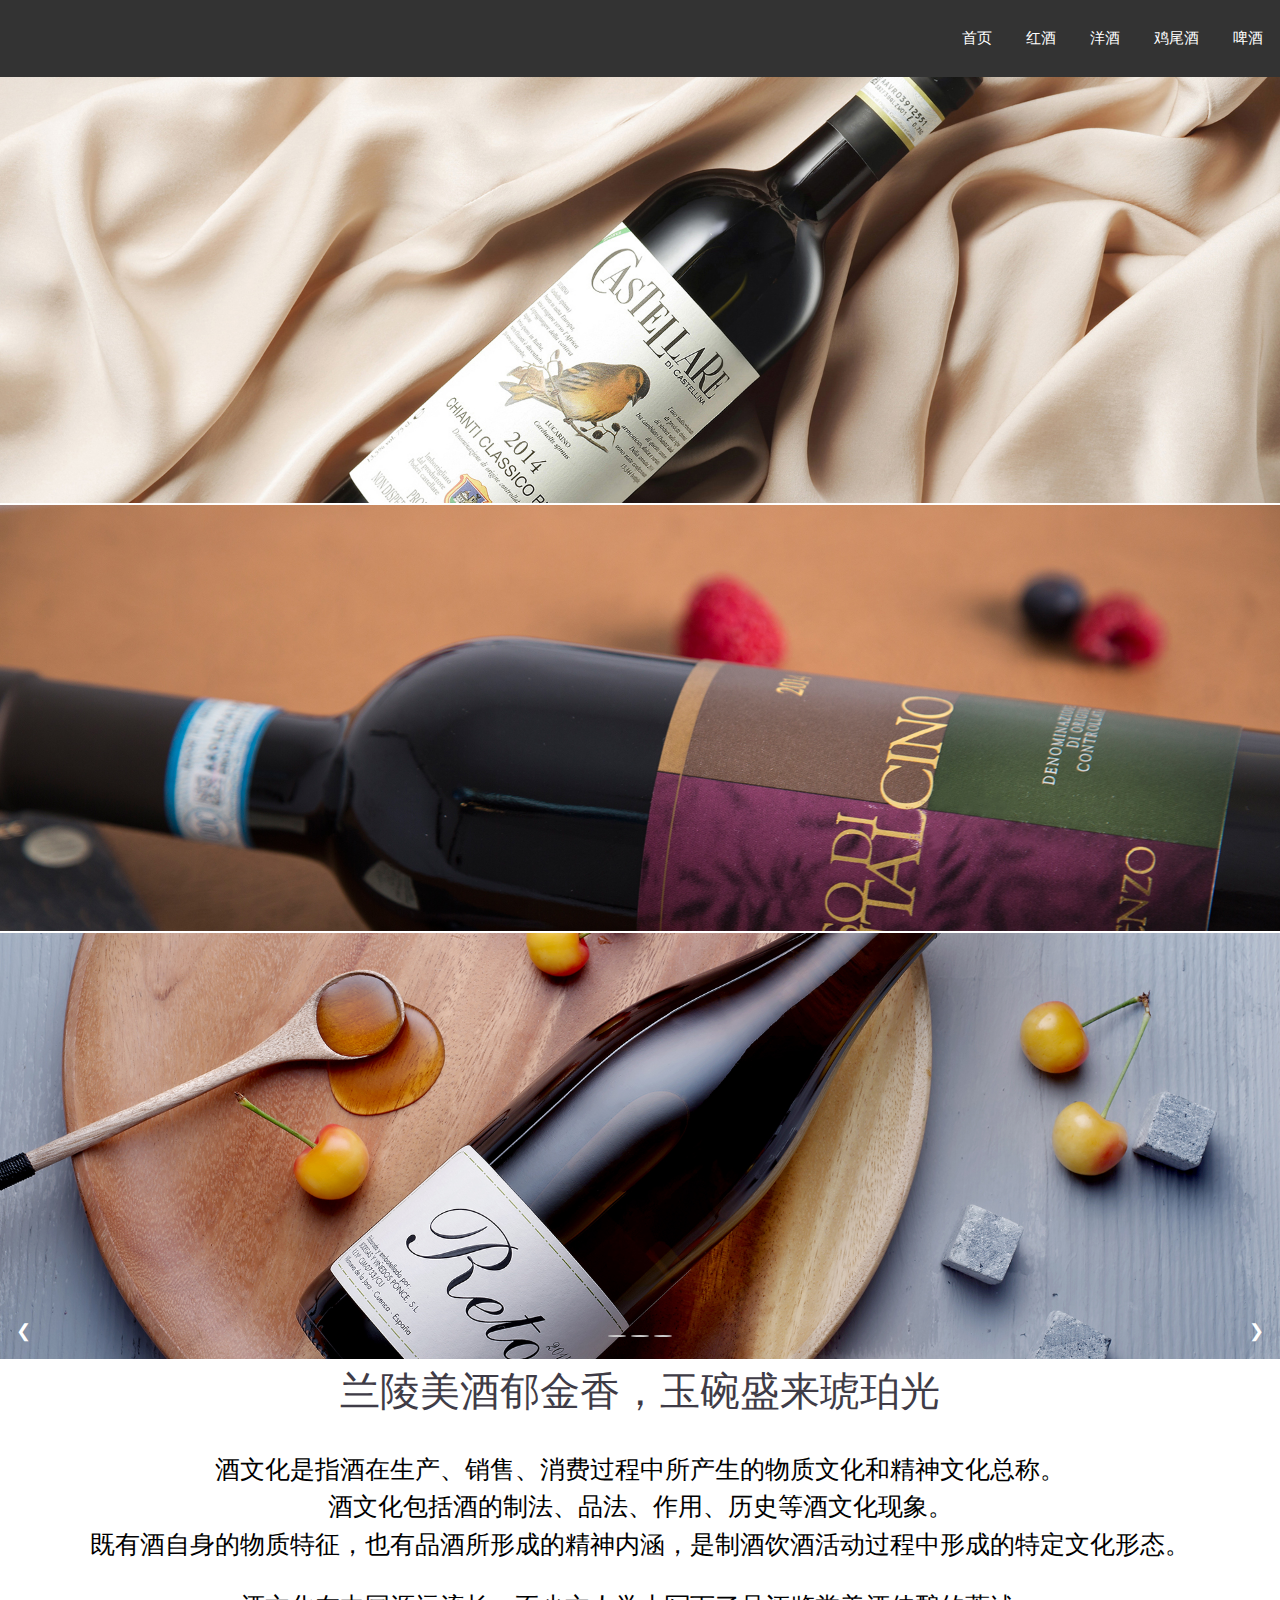
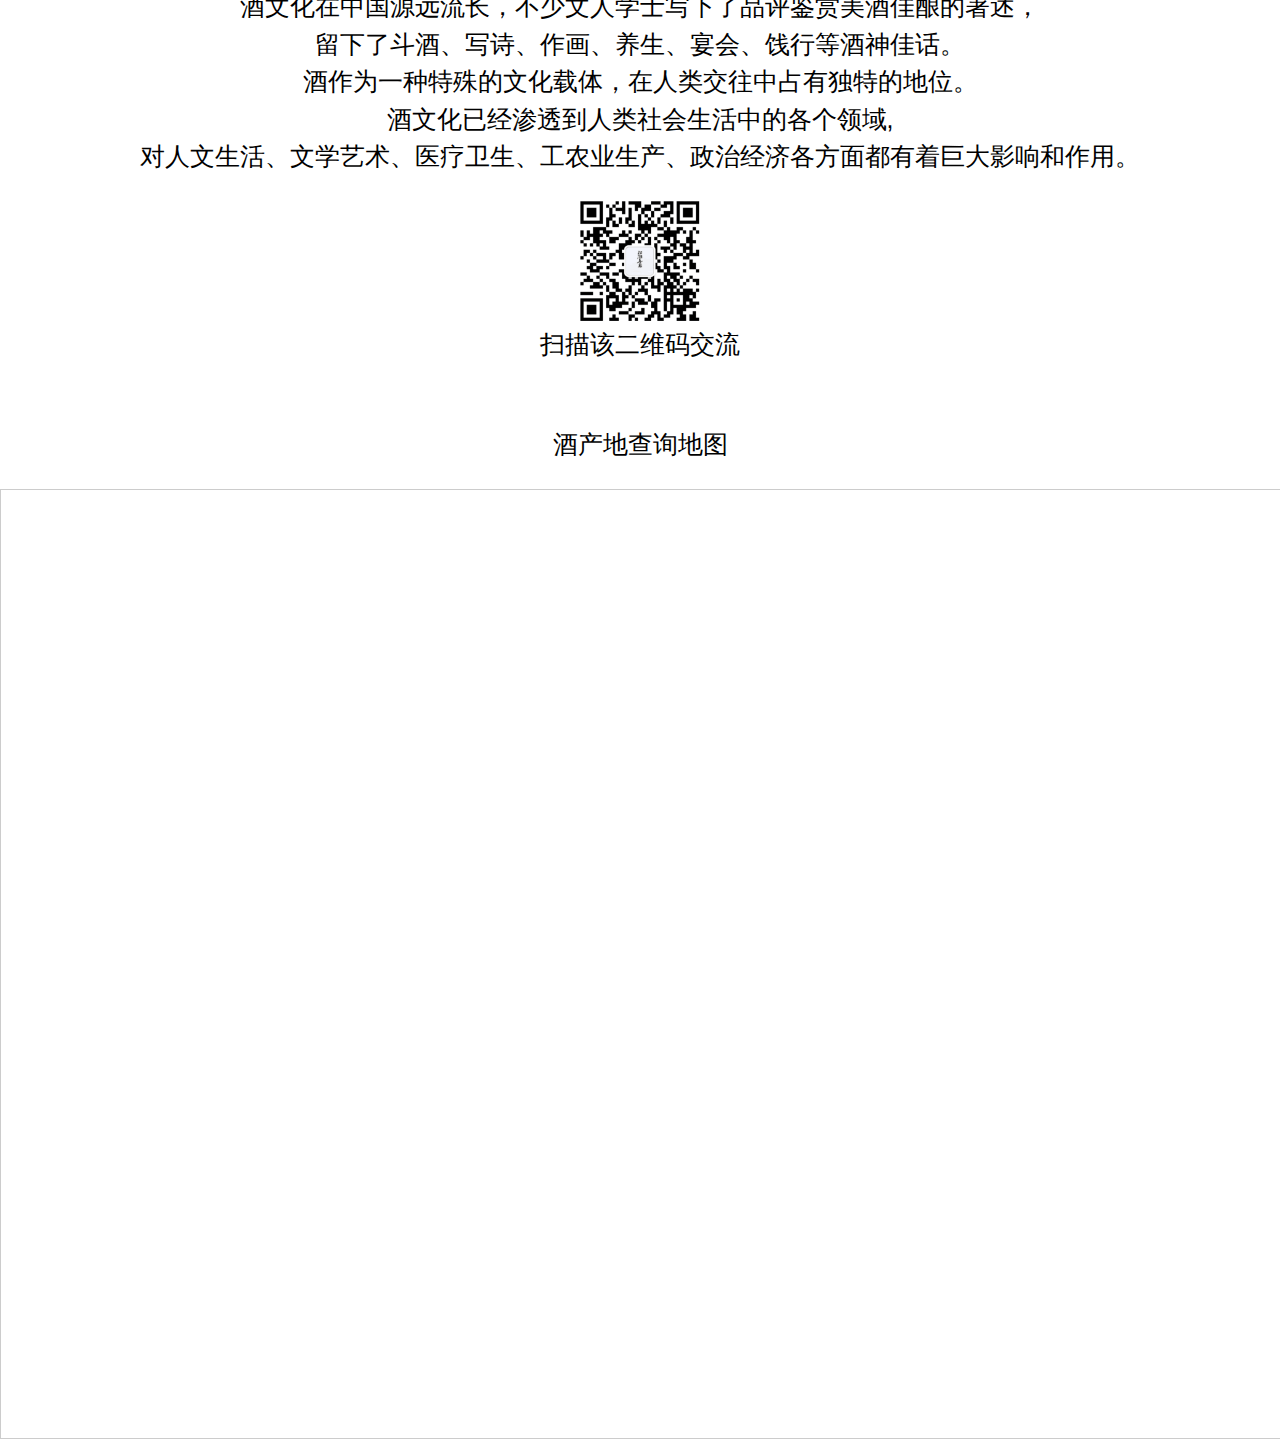
<file: 201710411314/html/index.html>
<!DOCTYPE html>
<html lang="en">
<head>
	<meta charset="UTF-8">
	<title>酒神</title>
    <link rel="stylesheet" href="../CSS/index.css">
    <link rel="stylesheet" href="../CSS/w3.css">
    <meta http-equiv="Content-Type" content="text/html; charset=utf-8" />
    <meta name="keywords" content="百度地图,百度地图API，百度地图自定义工具，百度地图所见即所得工具" />
    <meta name="description" content="百度地图API自定义地图，帮助用户在可视化操作下生成百度地图" />
    <!--引用百度地图API-->
    <script type="text/javascript" src="http://api.map.baidu.com/api?v=2.0&ak=gijhcxHg99YrN1jI90uCpeB2GuMZ7swB"></script>
</head>
<body>
    <UL>
      <li><a href=5thPage.html>啤酒</a></li>
      <li><a href=4thPage.html>鸡尾酒</a></li>
      <li><a href=2ndPage.html>洋酒</a></li>
      <li><a href=3stPage.html>红酒</a></li>
      <li><a href=index.html>首页</a></li>
</UL>
	<div class="w3-content w3-display-container" style="max-width:2000px">
  <img class="mySlides" src="../img/1.jpg" style="width:100%">
  <img class="mySlides" src="../img/2.jpg" style="width:100%">
  <img class="mySlides" src="../img/3.jpg" style="width:100%">
  <div class="w3-center w3-section w3-large w3-text-white w3-display-bottomleft" style="width:100%">
    <div class="w3-left w3-padding-left w3-hover-text-khaki" onclick="plusDivs(-1)">❮</div>
    <div class="w3-right w3-padding-right w3-hover-text-khaki" onclick="plusDivs(1)">❯</div>
    <span class="w3-badge demo w3-border w3-transparent w3-hover-white" onclick="currentDiv(1)"></span>
    <span class="w3-badge demo w3-border w3-transparent w3-hover-white" onclick="currentDiv(2)"></span>
    <span class="w3-badge demo w3-border w3-transparent w3-hover-white" onclick="currentDiv(3)"></span>
  </div>
</div>
<!-- 文字段落的设计!-->

		<div class="title">
		兰陵美酒郁金香，玉碗盛来琥珀光</div>
		<div class="content">
		<div>
		酒文化是指酒在生产、销售、消费过程中所产生的物质文化和精神文化总称。<br>酒文化包括酒的制法、品法、作用、历史等酒文化现象。<br>
		既有酒自身的物质特征，也有品酒所形成的精神内涵，是制酒饮酒活动过程中形成的特定文化形态。 <br>				
		<p>酒文化在中国源远流长，不少文人学士写下了品评鉴赏美酒佳酿的著述，<br>
		留下了斗酒、写诗、作画、养生、宴会、饯行等酒神佳话。<br>
		酒作为一种特殊的文化载体，在人类交往中占有独特的地位。<br>
		酒文化已经渗透到人类社会生活中的各个领域,<br>
		对人文生活、文学艺术、医疗卫生、工农业生产、政治经济各方面都有着巨大影响和作用。<br>
	    </p></div>
		<div class="code text-center">
		     <img src="../img/二维码.png" alt="二维码" style="width:120px; height:120px">
		 </div>
		     <div>扫描该二维码交流</div>
		      <!--百度地图容器-->
		      <br>
		      <p>酒产地查询地图</p>
    <div style="width:1500px;height:950px;border:#ccc solid 1px;font-size:12px;text-align: center;" id="map"></div>
		</div>
		</div>				
		</div>
		</div>
</body>
<script type="text/javascript">
    //创建和初始化地图函数：
    function initMap(){
      createMap();//创建地图
      setMapEvent();//设置地图事件
      addMapControl();//向地图添加控件
      addMapOverlay();//向地图添加覆盖物
    }
    function createMap(){ 
      map = new BMap.Map("map"); 
      map.centerAndZoom(new BMap.Point(116.475686,39.958299),12);
    }
    function setMapEvent(){
      map.enableScrollWheelZoom();
      map.enableKeyboard();
      map.enableDragging();
      map.enableDoubleClickZoom()
    }
    function addClickHandler(target,window){
      target.addEventListener("click",function(){
        target.openInfoWindow(window);
      });
    }
    function addMapOverlay(){
    }
    //向地图添加控件
    function addMapControl(){
      var scaleControl = new BMap.ScaleControl({anchor:BMAP_ANCHOR_BOTTOM_LEFT});
      scaleControl.setUnit(BMAP_UNIT_IMPERIAL);
      map.addControl(scaleControl);
      var navControl = new BMap.NavigationControl({anchor:BMAP_ANCHOR_TOP_LEFT,type:BMAP_NAVIGATION_CONTROL_LARGE});
      map.addControl(navControl);
      var overviewControl = new BMap.OverviewMapControl({anchor:BMAP_ANCHOR_BOTTOM_RIGHT,isOpen:true});
      map.addControl(overviewControl);
    }
    var map;
      initMap();
     //图片slideshow
     var slideIndex = 1;
showDivs(slideIndex);

function plusDivs(n) {
  showDivs(slideIndex += n);
}

function currentDiv(n) {
  showDivs(slideIndex = n);
}

function showDivs(n) {
  var i;
  var x = document.getElementsByClassName("mySlides");
  var dots = document.getElementsByClassName("demo");
  if (n > x.length) {slideIndex = 1}    
  if (n < 1) {slideIndex = x.length} ;
  for (i = 0; i < x.length; i++) {
     x[i].style.display = "none";  
  }
  for (i = 0; i < dots.length; i++) {
     dots[i].className = dots[i].className.replace(" w3-white", "");
  }
  x[slideIndex-1].style.display = "block";  
  dots[slideIndex-1].className += " w3-white";
}
      </script>
</html>
</file>
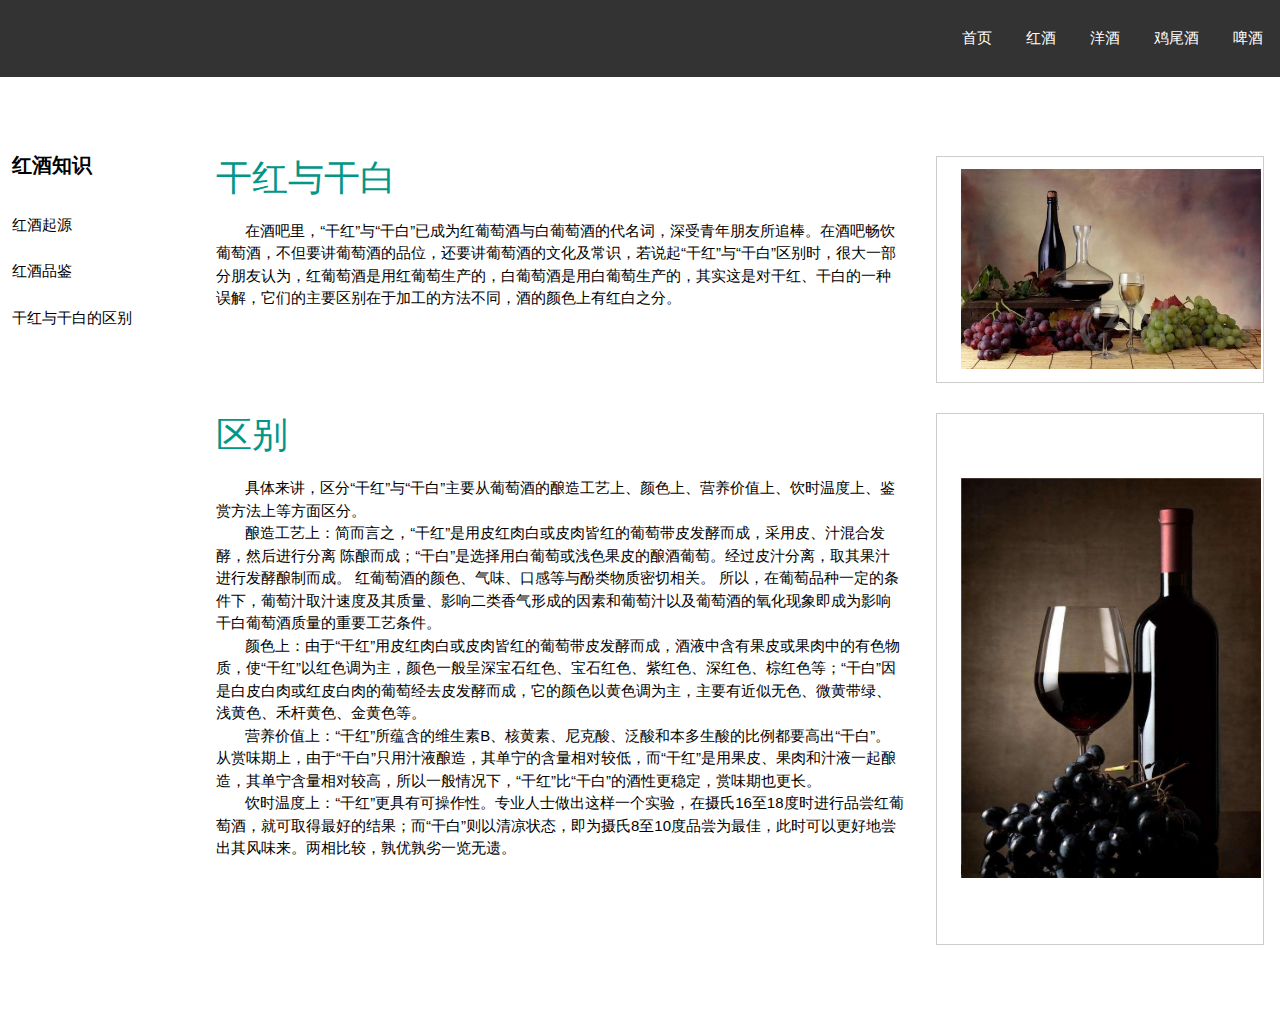
<file: 201710411314/html/3stPage-1.html>
<!DOCTYPE html>
<html>
<title>酒神</title>
<meta charset="UTF-8">
<link rel="stylesheet" href="../CSS/w3.css">
<link rel="stylesheet" href="../CSS/index.css">
<!--对于全篇文字格式的设置，尤其对于左边导航栏的文字美化格式-->
<style>
html,body,h1,h2,h3,h4,h5,h6 {font-family: "Roboto", sans-serif}
.w3-sidenav a,.w3-sidenav h4{padding:12px;}
.w3-navbar a{padding-top:12px !important;padding-bottom:12px !important;}
</style>

<body>
   <UL>
      <li><a href=5thPage.html>啤酒</a></li>
      <li><a href=4thPage.html>鸡尾酒</a></li>
      <li><a href=2ndPage.html>洋酒</a></li>
      <li><a href=3stPage.html>红酒</a></li>
      <li><a href=index.html>首页</a></li>
</UL>
<!-- 左边导航栏的设置 -->
<nav class="w3-sidenav w3-collapse w3-theme-l5 w3-animate-left" style="z-index:3;width:200px;margin-top:51px;">
  <a href="javascript:void(0)" onclick="w3_close()" class="w3-right w3-xlarge w3-padding-large w3-hover-black w3-hide-large" title="close menu"></a>
  <h4><b>红酒知识</b></h4>
  <a href=3stPage.html class="w3-hover-black">红酒起源</a>
  <a href=3stPage-2.html class="w3-hover-black">红酒品鉴</a>
  <a href=3stPage-1.html class="w3-hover-black">干红与干白的区别</a>
</nav>

<!--中间文本栏的设置 -->
<div class="w3-main" style="margin-left:200px">

  <div class="w3-row w3-padding-64">
    <div class="w3-twothird w3-container">
      <h1 class="w3-text-teal">干红与干白</h1>
      <p>&nbsp&nbsp&nbsp&nbsp&nbsp&nbsp&nbsp在酒吧里，“干红”与“干白”已成为红葡萄酒与白葡萄酒的代名词，深受青年朋友所追棒。在酒吧畅饮葡萄酒，不但要讲葡萄酒的品位，还要讲葡萄酒的文化及常识，若说起“干红”与“干白”区别时，很大一部分朋友认为，红葡萄酒是用红葡萄生产的，白葡萄酒是用白葡萄生产的，其实这是对干红、干白的一种误解，它们的主要区别在于加工的方法不同，酒的颜色上有红白之分。
</p>
    </div>
    <div class="w3-third w3-container">
      <p class="w3-border w3-padding-large w3-padding-30 w3-center"><img style="width:300px;height:200px;" src="../img/3-1red.jpg"></p>
    </div>
  <div class="w3-row">
    <div class="w3-twothird w3-container">
      <h1 class="w3-text-teal">区别</h1>
      <p>&nbsp&nbsp&nbsp&nbsp&nbsp&nbsp&nbsp具体来讲，区分“干红”与“干白”主要从葡萄酒的酿造工艺上、颜色上、营养价值上、饮时温度上、鉴赏方法上等方面区分。<br>
      &nbsp&nbsp&nbsp&nbsp&nbsp&nbsp&nbsp酿造工艺上：简而言之，“干红”是用皮红肉白或皮肉皆红的葡萄带皮发酵而成，采用皮、汁混合发酵，然后进行分离 陈酿而成；“干白”是选择用白葡萄或浅色果皮的酿酒葡萄。经过皮汁分离，取其果汁进行发酵酿制而成。 红葡萄酒的颜色、气味、口感等与酚类物质密切相关。 所以，在葡萄品种一定的条件下，葡萄汁取汁速度及其质量、影响二类香气形成的因素和葡萄汁以及葡萄酒的氧化现象即成为影响干白葡萄酒质量的重要工艺条件。<br>
      &nbsp&nbsp&nbsp&nbsp&nbsp&nbsp&nbsp颜色上：由于“干红”用皮红肉白或皮肉皆红的葡萄带皮发酵而成，酒液中含有果皮或果肉中的有色物质，使“干红”以红色调为主，颜色一般呈深宝石红色、宝石红色、紫红色、深红色、棕红色等；“干白”因是白皮白肉或红皮白肉的葡萄经去皮发酵而成，它的颜色以黄色调为主，主要有近似无色、微黄带绿、浅黄色、禾杆黄色、金黄色等。<br>
      &nbsp&nbsp&nbsp&nbsp&nbsp&nbsp&nbsp营养价值上：“干红”所蕴含的维生素B、核黄素、尼克酸、泛酸和本多生酸的比例都要高出“干白”。从赏味期上，由于“干白”只用汁液酿造，其单宁的含量相对较低，而“干红”是用果皮、果肉和汁液一起酿造，其单宁含量相对较高，所以一般情况下，“干红”比“干白”的酒性更稳定，赏味期也更长。<br>    
      &nbsp&nbsp&nbsp&nbsp&nbsp&nbsp&nbsp饮时温度上：“干红”更具有可操作性。专业人士做出这样一个实验，在摄氏16至18度时进行品尝红葡萄酒，就可取得最好的结果；而“干白”则以清凉状态，即为摄氏8至10度品尝为最佳，此时可以更好地尝出其风味来。两相比较，孰优孰劣一览无遗。  </p>
    </div>
    <div class="w3-third w3-container">
      <p class="w3-border w3-padding-large w3-padding-64 w3-center"><img style="width:300px;height:400px;" src="../img/红酒-2.jpg"></p>
    </div>
  </div>
  </div>
</div>
</body>
</html>
</file>
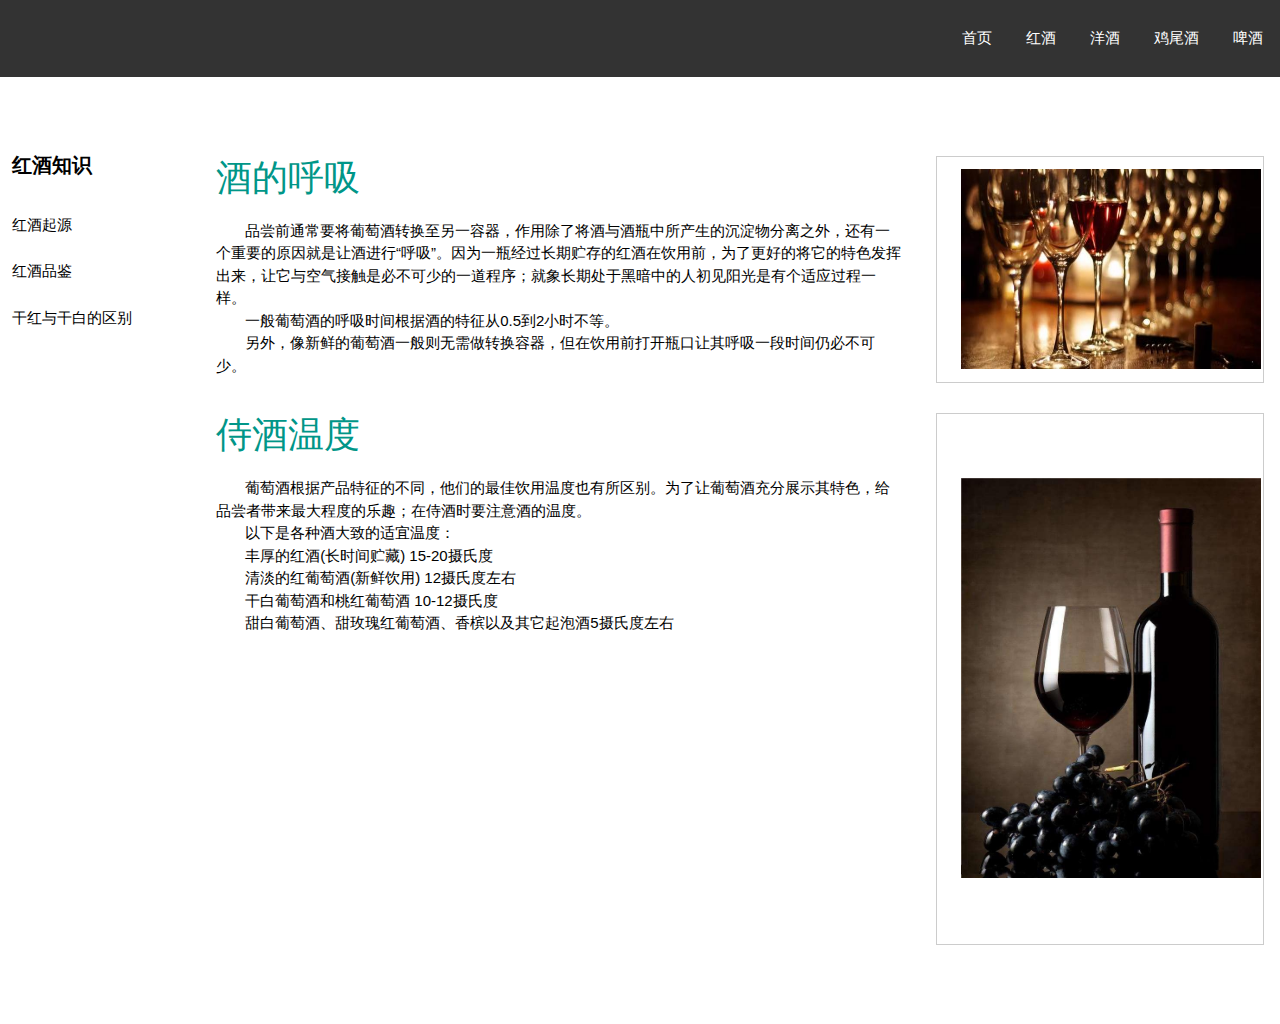
<file: 201710411314/html/3stPage-2.html>
<!DOCTYPE html>
<html>
<title>酒神</title>
<meta charset="UTF-8">
<link rel="stylesheet" href="../CSS/w3.css">
<link rel="stylesheet" href="../CSS/index.css">
<!--对于全篇文字格式的设置，尤其对于左边导航栏的文字美化格式-->
<style>
html,body,h1,h2,h3,h4,h5,h6 {font-family: "Roboto", sans-serif}
.w3-sidenav a,.w3-sidenav h4{padding:12px;}
.w3-navbar a{padding-top:12px !important;padding-bottom:12px !important;}
</style>

<body>
   <UL>
      <li><a href=5thPage.html>啤酒</a></li>
      <li><a href=4thPage.html>鸡尾酒</a></li>
      <li><a href=2ndPage.html>洋酒</a></li>
      <li><a href=3stPage.html>红酒</a></li>
      <li><a href=index.html>首页</a></li>
</UL>
<!-- 左边导航栏的设置 -->
<nav class="w3-sidenav w3-collapse w3-theme-l5 w3-animate-left" style="z-index:3;width:200px;margin-top:51px;">
  <a href="javascript:void(0)" onclick="w3_close()" class="w3-right w3-xlarge w3-padding-large w3-hover-black w3-hide-large" title="close menu"></a>
  <h4><b>红酒知识</b></h4>
  <a href=3stPage.html class="w3-hover-black">红酒起源</a>
  <a href=3stPage-2.html class="w3-hover-black">红酒品鉴</a>
  <a href=3stPage-1.html class="w3-hover-black">干红与干白的区别</a>
</nav>

<!--中间文本栏的设置 -->
<div class="w3-main" style="margin-left:200px">

  <div class="w3-row w3-padding-64">
    <div class="w3-twothird w3-container">
      <h1 class="w3-text-teal">酒的呼吸</h1>
      <p>&nbsp&nbsp&nbsp&nbsp&nbsp&nbsp&nbsp品尝前通常要将葡萄酒转换至另一容器，作用除了将酒与酒瓶中所产生的沉淀物分离之外，还有一个重要的原因就是让酒进行“呼吸”。因为一瓶经过长期贮存的红酒在饮用前，为了更好的将它的特色发挥出来，让它与空气接触是必不可少的一道程序；就象长期处于黑暗中的人初见阳光是有个适应过程一样。<br>&nbsp&nbsp&nbsp&nbsp&nbsp&nbsp&nbsp一般葡萄酒的呼吸时间根据酒的特征从0.5到2小时不等。<br>&nbsp&nbsp&nbsp&nbsp&nbsp&nbsp&nbsp另外，像新鲜的葡萄酒一般则无需做转换容器，但在饮用前打开瓶口让其呼吸一段时间仍必不可少。
</p>
    </div>
    <div class="w3-third w3-container">
      <p class="w3-border w3-padding-large w3-padding-30 w3-center"><img style="width:300px;height:200px;" src="../img/红酒-3.jpg"></p>
    </div>
  <div class="w3-row">
    <div class="w3-twothird w3-container">
      <h1 class="w3-text-teal">侍酒温度</h1>
      <p>&nbsp&nbsp&nbsp&nbsp&nbsp&nbsp&nbsp葡萄酒根据产品特征的不同，他们的最佳饮用温度也有所区别。为了让葡萄酒充分展示其特色，给品尝者带来最大程度的乐趣；在侍酒时要注意酒的温度。<br>
      &nbsp&nbsp&nbsp&nbsp&nbsp&nbsp&nbsp以下是各种酒大致的适宜温度：<br>
      &nbsp&nbsp&nbsp&nbsp&nbsp&nbsp&nbsp丰厚的红酒(长时间贮藏) 15-20摄氏度<br>
      &nbsp&nbsp&nbsp&nbsp&nbsp&nbsp&nbsp清淡的红葡萄酒(新鲜饮用) 12摄氏度左右<br>    
      &nbsp&nbsp&nbsp&nbsp&nbsp&nbsp&nbsp干白葡萄酒和桃红葡萄酒 10-12摄氏度<br>&nbsp&nbsp&nbsp&nbsp&nbsp&nbsp&nbsp甜白葡萄酒、甜玫瑰红葡萄酒、香槟以及其它起泡酒5摄氏度左右</p>
    </div>
    <div class="w3-third w3-container">
      <p class="w3-border w3-padding-large w3-padding-64 w3-center"><img style="width:300px;height:400px;" src="../img/红酒-2.jpg"></p>
    </div>
  </div>
  </div>
</div>
</body>
</html>
</file>
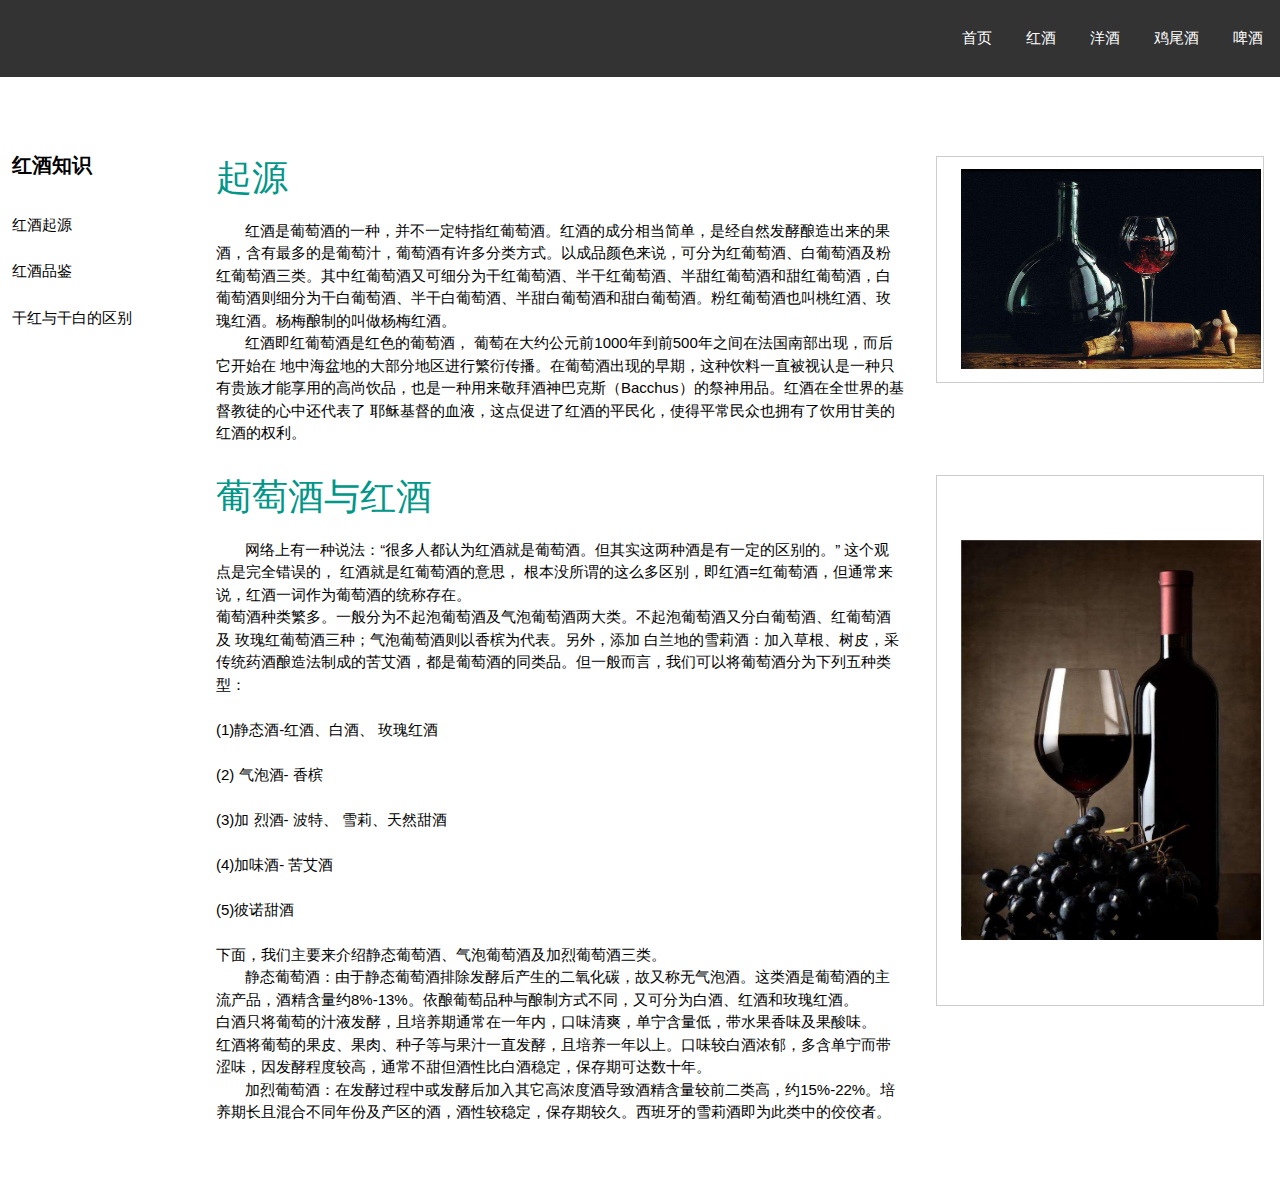
<file: 201710411314/html/3stPage.html>
<!DOCTYPE html>
<html>
<title>酒神</title>
<meta charset="UTF-8">
<link rel="stylesheet" href="../CSS/w3.css">
<link rel="stylesheet" href="../CSS/index.css">

<!--对于全篇文字格式的设置，尤其对于左边导航栏的文字美化格式-->
<style>
html,body,h1,h2,h3,h4,h5,h6 {font-family: "Roboto", sans-serif}
.w3-sidenav a,.w3-sidenav h4{padding:12px;}
.w3-navbar a{padding-top:12px !important;padding-bottom:12px !important;}
</style>

<body>
   <UL>
      <li><a href=5thPage.html>啤酒</a></li>
      <li><a href=4thPage.html>鸡尾酒</a></li>
      <li><a href=2ndPage.html>洋酒</a></li>
      <li><a href=3stPage.html>红酒</a></li>
      <li><a href=index.html>首页</a></li>
</UL>

<!-- 左边导航栏的设置,nav标签是html5的一种新标签，应用于导航栏中，可以有效杜绝一个页面两个导航条/li a/造成的两种style紊乱-->
<nav class="w3-sidenav w3-collapse w3-theme-l5 w3-animate-left" style="z-index:3;width:200px;margin-top:51px;">
  <a class="w3-right w3-xlarge w3-padding-large w3-hover-black w3-hide-large" title="close menu"></a>
  <h4><b>红酒知识</b></h4>
  <a href=3stPage.html class="w3-hover-black">红酒起源</a>
  <a href=3stPage-2.html class="w3-hover-black">红酒品鉴</a>
  <a href=3stPage-1.html class="w3-hover-black">干红与干白的区别</a>
</nav>

<!--中间文本栏的设置 -->
<div class="w3-main" style="margin-left:200px">

  <div class="w3-row w3-padding-64">
    <div class="w3-twothird w3-container">
      <h1 class="w3-text-teal">起源</h1>
      <p>&nbsp&nbsp&nbsp&nbsp&nbsp&nbsp&nbsp红酒是葡萄酒的一种，并不一定特指红葡萄酒。红酒的成分相当简单，是经自然发酵酿造出来的果酒，含有最多的是葡萄汁，葡萄酒有许多分类方式。以成品颜色来说，可分为红葡萄酒、白葡萄酒及粉红葡萄酒三类。其中红葡萄酒又可细分为干红葡萄酒、半干红葡萄酒、半甜红葡萄酒和甜红葡萄酒，白葡萄酒则细分为干白葡萄酒、半干白葡萄酒、半甜白葡萄酒和甜白葡萄酒。粉红葡萄酒也叫桃红酒、玫瑰红酒。杨梅酿制的叫做杨梅红酒。<br>
      &nbsp&nbsp&nbsp&nbsp&nbsp&nbsp&nbsp红酒即红葡萄酒是红色的葡萄酒， 葡萄在大约公元前1000年到前500年之间在法国南部出现，而后它开始在 地中海盆地的大部分地区进行繁衍传播。在葡萄酒出现的早期，这种饮料一直被视认是一种只有贵族才能享用的高尚饮品，也是一种用来敬拜酒神巴克斯（Bacchus）的祭神用品。红酒在全世界的基督教徒的心中还代表了 耶稣基督的血液，这点促进了红酒的平民化，使得平常民众也拥有了饮用甘美的红酒的权利。
</p>
    </div>

<!--对于照片区域的设置，class对应value的作用分别为：框线、上下边框的像素距离、照片的居中-->
    <div class="w3-third w3-container">
      <p class="w3-border w3-padding-large w3-center"><img style="width:300px;height:200px;" src="../img/红酒-1.jpg"></p>
    </div>
  <div class="w3-row">
    <div class="w3-twothird w3-container">
      <h1 class="w3-text-teal">葡萄酒与红酒</h1>
      <p>&nbsp&nbsp&nbsp&nbsp&nbsp&nbsp&nbsp网络上有一种说法：“很多人都认为红酒就是葡萄酒。但其实这两种酒是有一定的区别的。” 这个观点是完全错误的， 红酒就是红葡萄酒的意思， 根本没所谓的这么多区别，即红酒=红葡萄酒，但通常来说，红酒一词作为葡萄酒的统称存在。<br>葡萄酒种类繁多。一般分为不起泡葡萄酒及气泡葡萄酒两大类。不起泡葡萄酒又分白葡萄酒、红葡萄酒及 玫瑰红葡萄酒三种；气泡葡萄酒则以香槟为代表。另外，添加 白兰地的雪莉酒：加入草根、树皮，采传统药酒酿造法制成的苦艾酒，都是葡萄酒的同类品。但一般而言，我们可以将葡萄酒分为下列五种类型：<br><br>(1)静态酒-红酒、白酒、 玫瑰红酒<br><br>(2) 气泡酒- 香槟<br><br>(3)加 烈酒- 波特、 雪莉、天然甜酒<br><br>(4)加味酒- 苦艾酒<br><br>(5)彼诺甜酒<br><br>下面，我们主要来介绍静态葡萄酒、气泡葡萄酒及加烈葡萄酒三类。<br>&nbsp&nbsp&nbsp&nbsp&nbsp&nbsp&nbsp静态葡萄酒：由于静态葡萄酒排除发酵后产生的二氧化碳，故又称无气泡酒。这类酒是葡萄酒的主流产品，酒精含量约8%-13%。依酿葡萄品种与酿制方式不同，又可分为白酒、红酒和玫瑰红酒。<br>白酒只将葡萄的汁液发酵，且培养期通常在一年内，口味清爽，单宁含量低，带水果香味及果酸味。<br>红酒将葡萄的果皮、果肉、种子等与果汁一直发酵，且培养一年以上。口味较白酒浓郁，多含单宁而带涩味，因发酵程度较高，通常不甜但酒性比白酒稳定，保存期可达数十年。<br>&nbsp&nbsp&nbsp&nbsp&nbsp&nbsp&nbsp加烈葡萄酒：在发酵过程中或发酵后加入其它高浓度酒导致酒精含量较前二类高，约15%-22%。培养期长且混合不同年份及产区的酒，酒性较稳定，保存期较久。西班牙的雪莉酒即为此类中的佼佼者。</p>
    </div>
    <div class="w3-third w3-container">
      <p class="w3-border w3-padding-large w3-padding-64 w3-center"><img style="width:300px;height:400px;" src="../img/红酒-2.jpg"></p>
    </div>
  </div>
  </div>
</div>
</body>
</html>
</file>
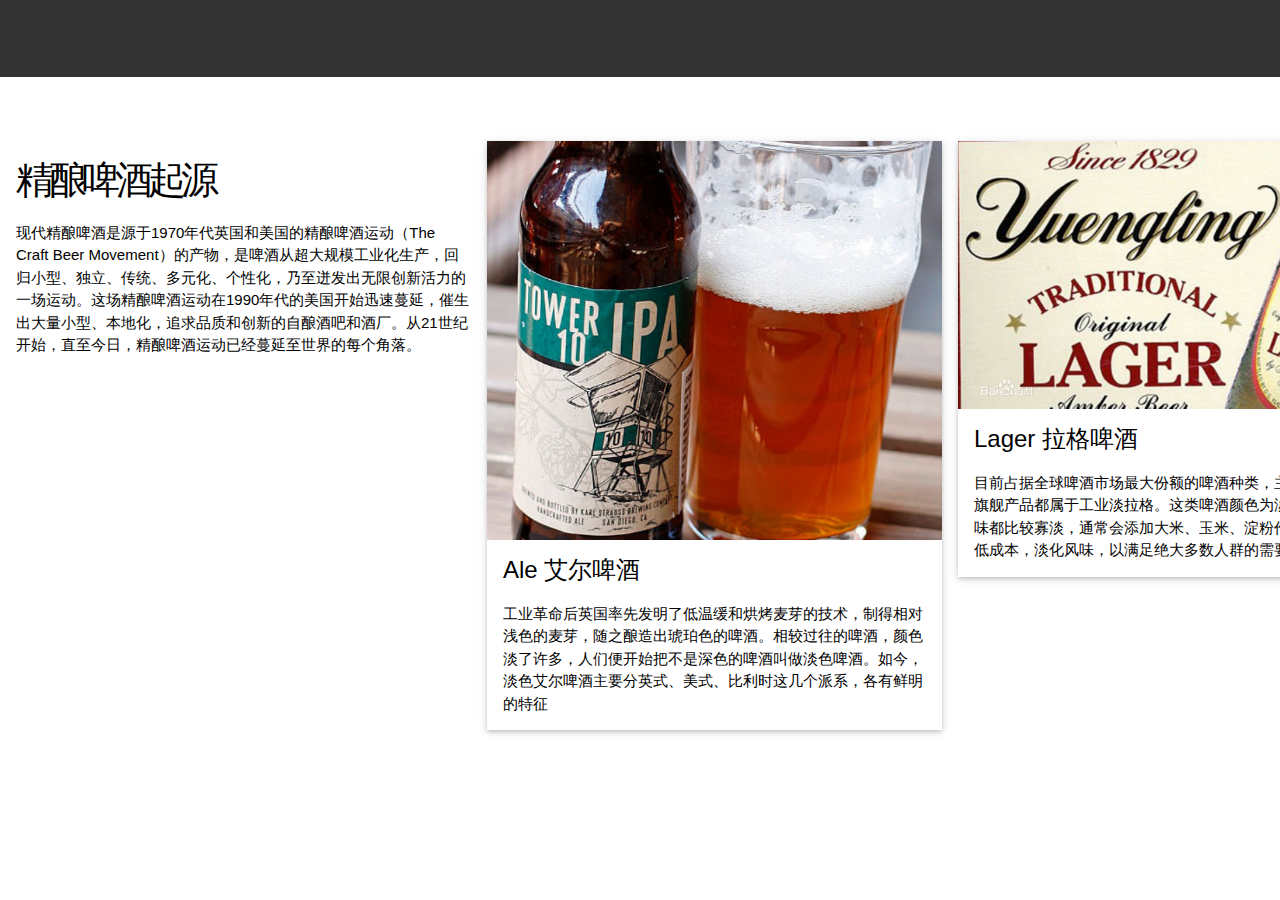
<file: 201710411314/html/5thPage.html>
<!DOCTYPE html>
<html>
<title>酒神</title>
<meta charset="UTF-8">
<link rel="stylesheet" href="../CSS/w3.css">
<link rel="stylesheet" href="../CSS/index.css">
<!--JSON-->
<link href="https://fonts.googleapis.com/css?family=Faster+One" rel="stylesheet">
<link rel="stylesheet" href="../CSS/JSON.css">
<body id="myPage">
 <UL>
      <li><a href=5thPage.html>啤酒</a></li>
      <li><a href=4thPage.html>鸡尾酒</a></li>
      <li><a href=2ndPage.html>洋酒</a></li>
      <li><a href=3stPage.html>红酒</a></li>
      <li><a href=index.html>首页</a></li>
</UL>
<!--对于中框标题的class对应value限制了他的居中以及文字的大小-->
      <header>

      </header>
<section>

      </section>
<!--<div class="w3-container w3-padding-64 w3-center">
<h2>精酿啤酒</h2>	
<p>精酿啤酒用来区别于大部分常见的工业啤酒(青岛、雪花、燕京、百威、喜力、嘉士伯)。这和其口味是苦是甜，是香是酸，酒精度的高低与否，并没有直接关系。<br>
在大众啤酒日趋饱和的大背景下，中国啤酒市场呈现高端产品快速发展的趋势，随之精酿啤酒市场被越来越多的人看好，精酿啤酒增长显著。</p>
</div>-->

<!-- 文字介绍区域总体布局 -->

<div class="w3-row-padding w3-padding-64 w3-theme-l1">
<!--中部左边文本框的设置-->
<div class="w3-quarter">
<h2>精酿啤酒起源</h2>
<p>现代精酿啤酒是源于1970年代英国和美国的精酿啤酒运动（The Craft Beer Movement）的产物，是啤酒从超大规模工业化生产，回归小型、独立、传统、多元化、个性化，乃至迸发出无限创新活力的一场运动。这场精酿啤酒运动在1990年代的美国开始迅速蔓延，催生出大量小型、本地化，追求品质和创新的自酿酒吧和酒厂。从21世纪开始，直至今日，精酿啤酒运动已经蔓延至世界的每个角落。</p>
</div>

<!--图片的展示皆为自适应其长宽-->
<div class="w3-quarter">
<div class="w3-card-2 w3-white">
  <img src="../img/啤酒1.png" style="width:100%">
  <div class="w3-container">
  <h3>Ale 艾尔啤酒</h3>
  <p>工业革命后英国率先发明了低温缓和烘烤麦芽的技术，制得相对浅色的麦芽，随之酿造出琥珀色的啤酒。相较过往的啤酒，颜色淡了许多，人们便开始把不是深色的啤酒叫做淡色啤酒。如今，淡色艾尔啤酒主要分英式、美式、比利时这几个派系，各有鲜明的特征</p>
  </div>
  </div>
</div>

<div class="w3-quarter">
<div class="w3-card-2 w3-white">
  <img src="../img/啤酒2.jpg" alt="Cinque Terre" style="width:100%">
  <div class="w3-container">
  <h3>Lager 拉格啤酒</h3>
  <p>目前占据全球啤酒市场最大份额的啤酒种类，主流跨国大品牌的旗舰产品都属于工业淡拉格。这类啤酒颜色为淡金黄，香气、口味都比较寡淡，通常会添加大米、玉米、淀粉作为辅料，以此降低成本，淡化风味，以满足绝大多数人群的需要。</p>
  </div>
  </div>
</div>

<div class="w3-quarter">
<div class="w3-card-2 w3-white">
  <img src="../img/啤酒3.png" alt="Monterosso" style="width:100%">
  <div class="w3-container">
  <h3>Guinness 吉尼斯</h3>
  <p>吉尼斯黑啤酒是由四种原料：大麦，啤酒花，水和酵母酿造而成。 使用烘焙的大麦酿制的吉尼斯黑啤酒拥有特色的深色以及独特的口味.吉尼斯黑啤酒在全世界50 多个国家都有酿造.St James’s Gate Brewery啤酒厂是都柏林最著名的标志性景点之一.这也是消费者亲自体验啤酒之家, 这里还有一个圆形的酒吧可以用360度的视角来欣赏城市的景色。</p>
  </div>
  </div>
</div>
</div>
<script src="../script/JSON.js">
</script>
</body>
</html>
</file>
<file: 201710411314/CSS/index.css>
ul {
    list-style-type: none;
    margin: 0;
    padding: 0;
    overflow: hidden;
    background-color: #333;
}
li {
    float:  right ;
}
    li a {
    display:block;
    color: white;
    text-align: center;
    padding: 27px 17px;
    text-decoration: none;
}
li a:hover {
    background-color: #111;
}


* {
  box-sizing: border-box;
}
.picture {
  width:1503px;
  height: 670px;
}
.title {
    font-size: 40px;
    text-align: center;
    color: #3F3C47;
    margin-bottom: 30px;
    position: relative;
    min-height: 1px;
    padding-right: 15px;
    padding-left: 15px;}
.content{
    font-size: 25px;
    text-align: center;
    color: black;
  }
</file>
<file: 201710411314/CSS/JSON.css>
html {
  font-family: 'helvetica neue', helvetica, arial, sans-serif;
}

body {
  width: 1900px;
  margin: 0 auto;
}

h1, h2 {
  font-family: 'Faster One', cursive;
}

/* header styles */

h1 {
  font-size: 4rem;
  text-align: center;
}

header p {
  font-size: 1.3rem;
  font-weight: bold;
  text-align: center;
}

/* section styles */

section article {
  width: 33%;
  float: left;
}

section p {
  margin: 5px 0;
}

section ul {
  margin-top: 0;
}

h2 {
  font-size: 2.5rem;
  letter-spacing: -5px;
  margin-bottom: 10px;
}
</file>
